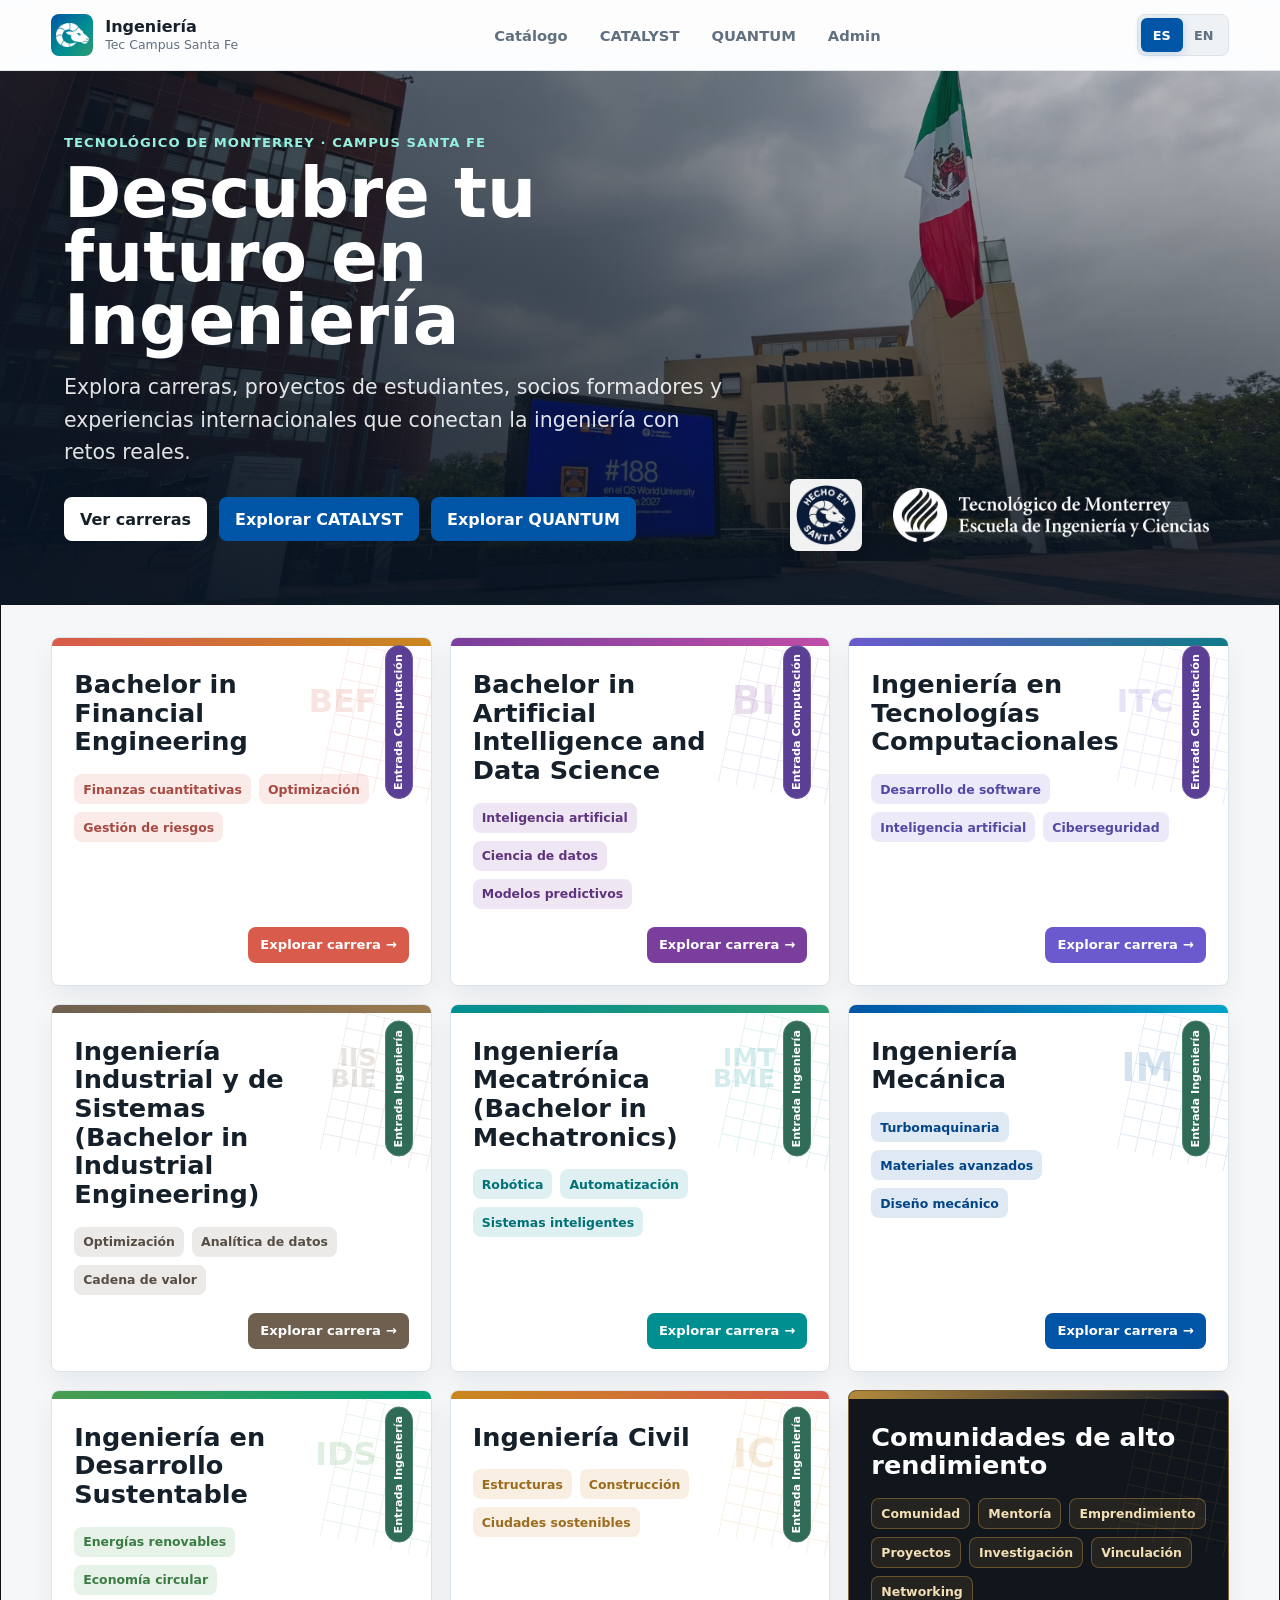
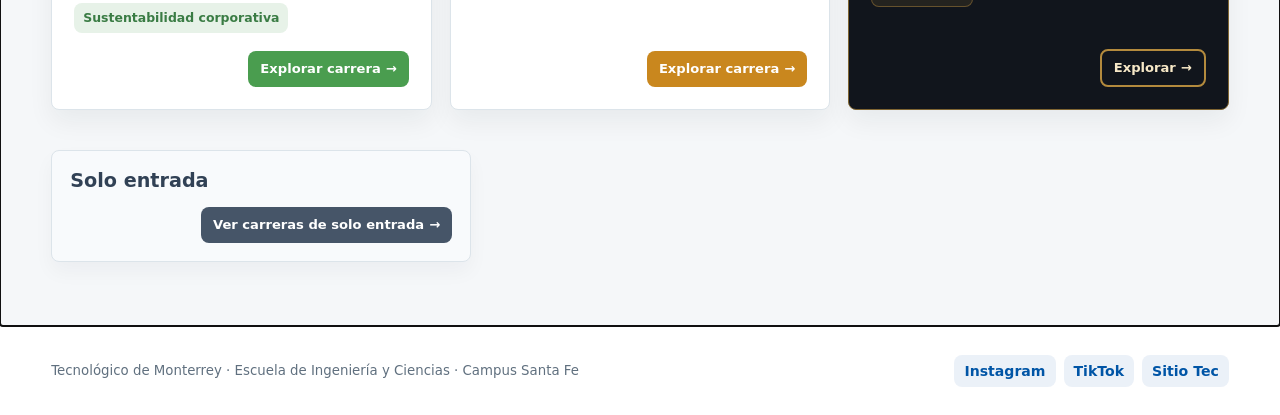
<file: index.html>
<!doctype html>
<html lang="es">
  <head>
    <meta charset="UTF-8" />
    <meta name="viewport" content="width=device-width, initial-scale=1" />
    <title>Ingeniería Tec Santa Fe | Catálogo</title>
    <meta
      name="description"
      content="Catálogo de programas de Ingeniería del Tecnológico de Monterrey Campus Santa Fe."
    />
    <link rel="icon" href="assets/favicon.ico" sizes="any" />
    <link rel="icon" href="assets/favicon.png" type="image/png" />
    <link rel="apple-touch-icon" href="assets/apple-touch-icon.png" />
    <link rel="stylesheet" href="assets/vendor/jsvectormap/jsvectormap.min.css" />
    <link rel="stylesheet" href="styles/styles.css?v=20261017-87" />
  </head>
  <body>
    <header class="site-header">
      <a class="brand" href="#inicio" aria-label="Volver al inicio" data-header-home>
        <span class="brand-mark" aria-hidden="true">
          <img class="brand-icon" src="assets/logos/borrego-hecho-en-santa-fe.png" alt="" />
        </span>
        <span>
          <strong data-brand-title>Ingeniería</strong>
          <small>Tec Campus Santa Fe</small>
        </span>
      </a>
      <nav class="top-nav" aria-label="Navegación principal" data-top-nav>
        <a href="#inicio" data-nav-catalog>Catálogo</a>
        <a href="#programa/catalyst" data-nav-catalyst>CATALYST</a>
        <a href="#programa/quantum" data-nav-quantum>QUANTUM</a>
        <a href="#admin" data-nav-admin>Admin</a>
      </nav>
      <div class="language-switcher" role="group" aria-label="Seleccionar idioma" data-language-switcher>
        <button type="button" data-language="es" aria-pressed="true">ES</button>
        <button type="button" data-language="en" aria-pressed="false">EN</button>
      </div>
    </header>

    <main id="app" tabindex="-1"></main>

    <footer class="site-footer" id="site-footer">
      <p>Tecnológico de Monterrey · Escuela de Ingeniería y Ciencias · Campus Santa Fe</p>
    </footer>

    <script src="assets/vendor/jsvectormap/jsvectormap.min.js"></script>
    <script src="assets/vendor/jsvectormap/world.js"></script>
    <script src="js/i18n.js?v=20261017-87"></script>
    <script src="js/app.js?v=20261017-87"></script>
  </body>
</html>
</file>
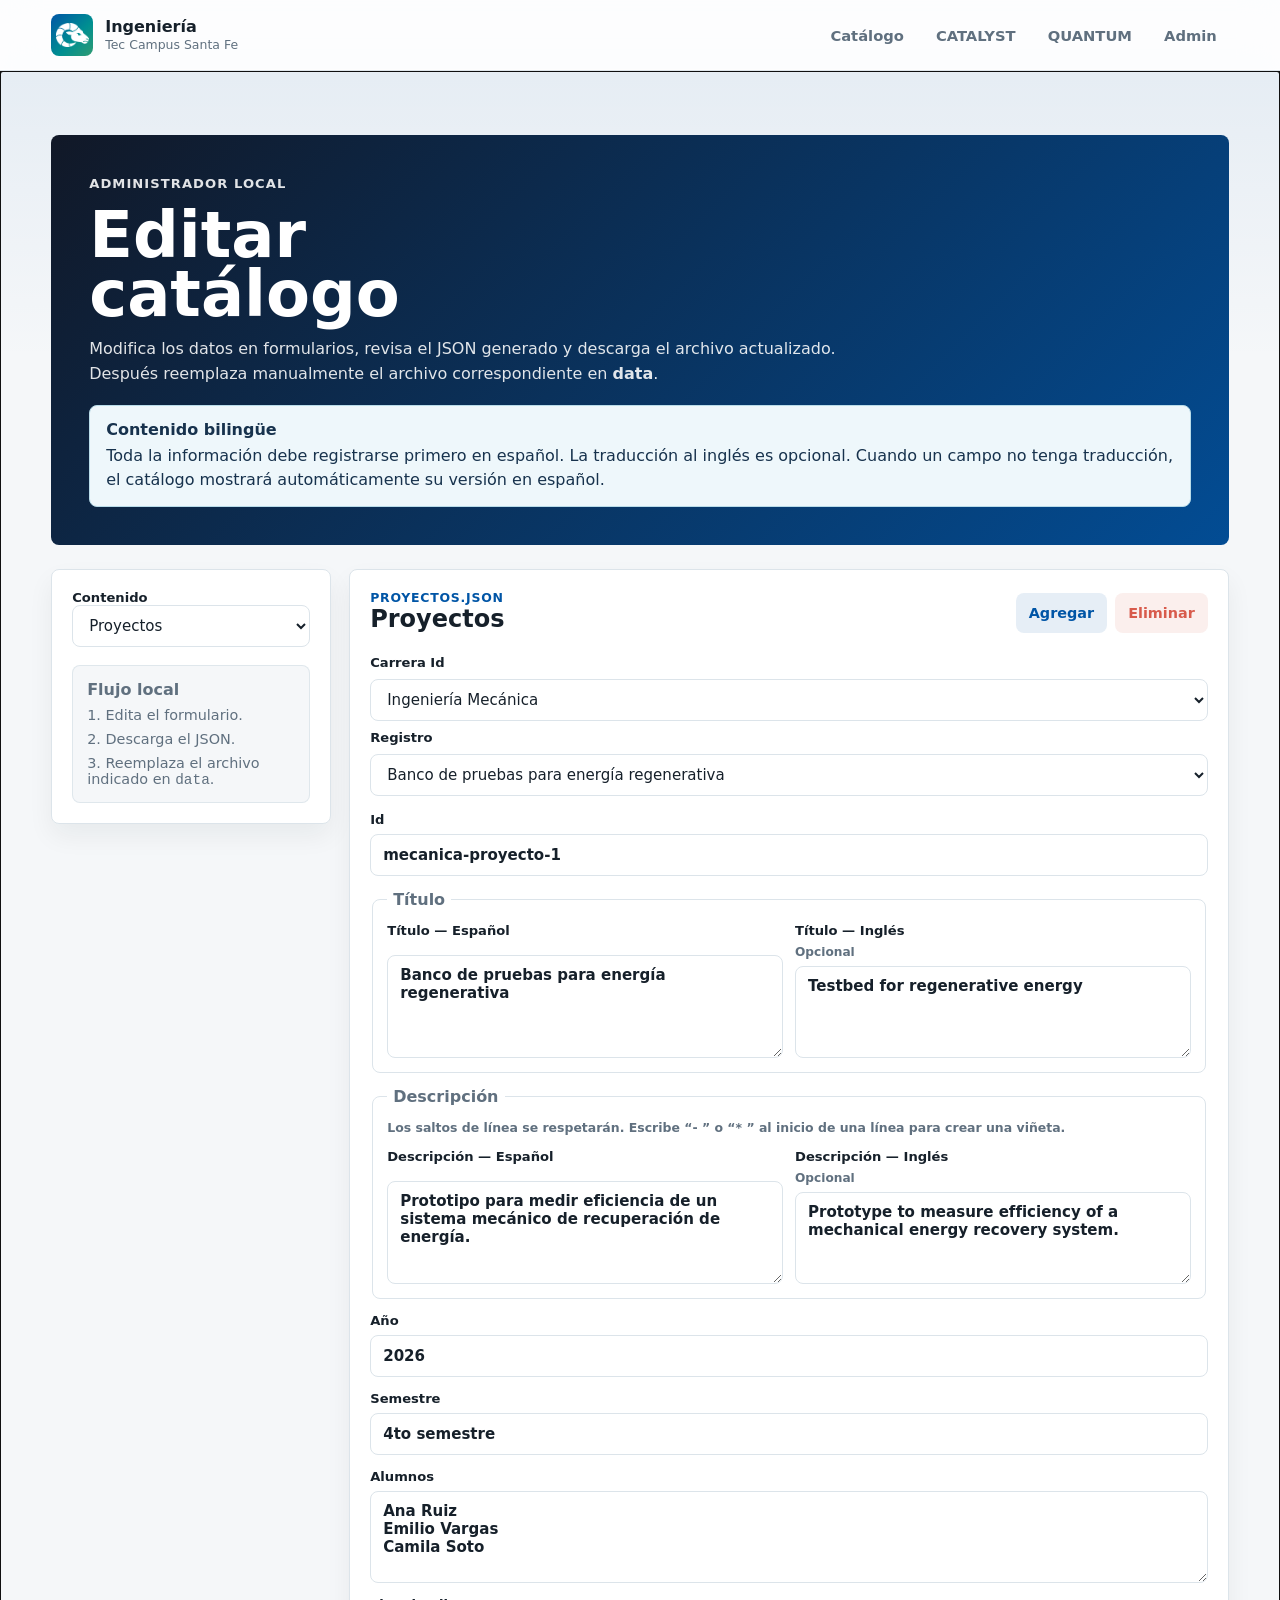
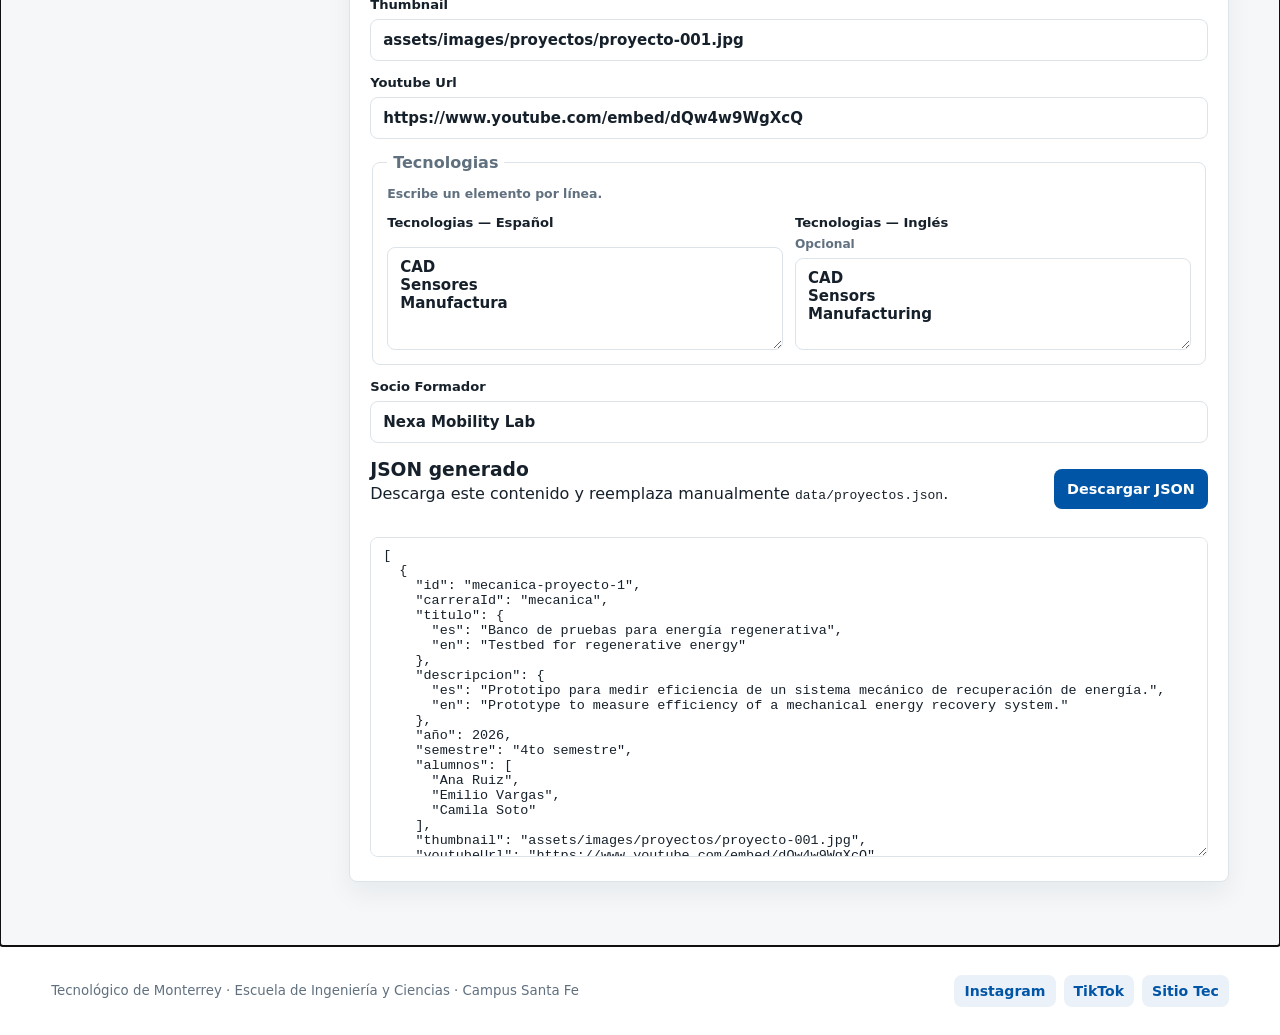
<file: admin/index.html>
<!doctype html>
<html lang="es">
  <head>
    <meta charset="UTF-8" />
    <meta name="viewport" content="width=device-width, initial-scale=1" />
    <title>Admin catálogo</title>
    <script>
      window.location.replace("../index.html#admin");
    </script>
  </head>
  <body>
    <p>Abriendo administrador...</p>
    <p><a href="../index.html#admin">Ir al administrador</a></p>
  </body>
</html>
</file>
<file: styles/styles.css>
:root {
  color-scheme: light;
  --ink: #16202a;
  --muted: #60707f;
  --line: #dce4ea;
  --paper: #ffffff;
  --soft: #f5f7f9;
  --blue: #0055a6;
  --teal: #008f91;
  --green: #2f9b72;
  --coral: #d85b4c;
  --amber: #c9871e;
  --violet: #6a5acd;
  --entry-computacion: #5b3f95;
  --entry-ingenieria: #2f6b57;
  --high-performance-gold: #b38a3d;
  --high-performance-dark: #11151c;
  --scholarship-icon-color: #021f80;
  --shadow: 0 18px 42px rgba(22, 32, 42, 0.12);
  --accent: var(--blue);
  --secondary-accent: var(--teal);
  --gradient: linear-gradient(135deg, rgba(0, 85, 166, 0.95), rgba(0, 143, 145, 0.88));
}

* {
  box-sizing: border-box;
}

html {
  scroll-behavior: smooth;
}

body {
  margin: 0;
  font-family:
    Inter, ui-sans-serif, system-ui, -apple-system, BlinkMacSystemFont, "Segoe UI",
    sans-serif;
  color: var(--ink);
  background:
    linear-gradient(180deg, rgba(0, 85, 166, 0.08), transparent 360px),
    var(--soft);
}

body:has(.theme-scope) {
  background:
    linear-gradient(180deg, color-mix(in srgb, var(--accent) 10%, transparent), transparent 360px),
    var(--soft);
}

a {
  color: inherit;
  text-decoration: none;
}

button {
  font: inherit;
}

.site-header {
  position: sticky;
  top: 0;
  z-index: 20;
  display: flex;
  align-items: center;
  justify-content: space-between;
  gap: 20px;
  padding: 14px clamp(18px, 4vw, 56px);
  background: rgba(255, 255, 255, 0.9);
  border-bottom: 1px solid rgba(220, 228, 234, 0.8);
  backdrop-filter: blur(18px);
}

.brand {
  display: inline-flex;
  align-items: center;
  gap: 12px;
  min-width: 0;
}

.brand-mark {
  display: grid;
  width: 42px;
  height: 42px;
  place-items: center;
  flex: 0 0 auto;
  color: white;
  font-weight: 900;
  background:
    linear-gradient(135deg, var(--blue), var(--teal) 58%, var(--green)),
    var(--blue);
  border-radius: 8px;
}

.brand-icon {
  display: block;
  width: 78%;
  height: 78%;
  object-fit: contain;
  object-position: center;
  border-radius: 0;
}

.brand strong,
.brand small {
  display: block;
  line-height: 1.1;
}

.brand small {
  margin-top: 3px;
  color: var(--muted);
  font-size: 0.78rem;
}

.top-nav {
  display: flex;
  align-items: center;
  gap: 8px;
}

.top-nav a,
.back-link {
  padding: 10px 12px;
  color: var(--muted);
  font-size: 0.92rem;
  font-weight: 700;
  border-radius: 8px;
}

.top-nav a:hover,
.back-link:hover {
  color: var(--blue);
  background: rgba(0, 85, 166, 0.08);
}

#app {
  min-height: calc(100vh - 144px);
}

.hero {
  position: relative;
  isolation: isolate;
  min-height: 520px;
  display: grid;
  align-items: end;
  padding: clamp(28px, 5vw, 72px);
  overflow: hidden;
  background: #10243a;
}

.hero::before {
  content: none;
}

.hero-image {
  position: absolute;
  inset: 0;
  z-index: -2;
  width: 100%;
  height: 100%;
  object-fit: cover;
  object-position: 52% 46%;
  transform: scale(1.02);
}

.hero::after {
  content: "";
  position: absolute;
  inset: 0;
  z-index: -1;
  background:
    linear-gradient(90deg, rgba(8, 20, 34, 0.82), rgba(8, 20, 34, 0.3) 58%, rgba(8, 20, 34, 0.08)),
    linear-gradient(180deg, rgba(8, 20, 34, 0.1), rgba(8, 20, 34, 0.84));
}

.hero-content {
  position: relative;
  z-index: 1;
  max-width: 760px;
  color: white;
}

.hero-logo-stack {
  position: absolute;
  right: clamp(28px, 5vw, 72px);
  bottom: clamp(28px, 5vw, 54px);
  z-index: 1;
  display: flex;
  align-items: center;
  justify-content: flex-end;
  gap: clamp(16px, 2vw, 24px);
  max-width: min(44vw, 440px);
}

.hero-logo {
  display: block;
  object-fit: contain;
}

.institutional-logo {
  width: clamp(250px, 27vw, 330px);
  max-height: 54px;
  filter: drop-shadow(0 12px 24px rgba(0, 0, 0, 0.22));
}

.project-logo {
  width: clamp(58px, 6.2vw, 72px);
  height: clamp(58px, 6.2vw, 72px);
  padding: 6px;
  background: rgba(255, 255, 255, 0.94);
  border-radius: 8px;
  box-shadow: 0 16px 34px rgba(0, 0, 0, 0.22);
}

.welcome-line {
  margin: 0 0 10px;
  color: rgba(255, 255, 255, 0.88);
  font-weight: 850;
}

.eyebrow {
  margin: 0 0 12px;
  color: #95f0df;
  font-size: 0.82rem;
  font-weight: 850;
  letter-spacing: 0.08em;
  text-transform: uppercase;
}

h1,
h2,
h3,
p {
  margin-top: 0;
}

h1 {
  max-width: 10ch;
  margin-bottom: 18px;
  font-size: clamp(2.4rem, 5.4vw, 5.1rem);
  line-height: 0.92;
  letter-spacing: 0;
}

.hero-title-en {
  width: max-content;
  max-width: 100%;
  font-size: clamp(2.4rem, 5.4vw, 5.1rem);
}

.hero-title-en span {
  display: block;
  width: max-content;
  max-width: 100%;
  white-space: nowrap;
}

.hero-copy {
  max-width: 660px;
  margin-bottom: 28px;
  color: rgba(255, 255, 255, 0.88);
  font-size: clamp(1.04rem, 2vw, 1.28rem);
  line-height: 1.6;
}

.hero-actions,
.detail-actions {
  display: flex;
  flex-wrap: wrap;
  align-items: center;
  gap: 12px;
}

.button {
  display: inline-flex;
  align-items: center;
  justify-content: center;
  min-height: 44px;
  padding: 12px 16px;
  color: white;
  font-weight: 800;
  background: var(--accent, var(--blue));
  border: 0;
  border-radius: 8px;
  cursor: pointer;
  transition:
    transform 180ms ease,
    box-shadow 180ms ease,
    background 180ms ease;
}

.button:hover {
  transform: translateY(-1px);
  box-shadow: 0 12px 22px color-mix(in srgb, var(--accent, var(--blue)) 28%, transparent);
}

.button.secondary {
  color: var(--ink);
  background: white;
}

.button.ghost {
  color: var(--accent, var(--blue));
  background: color-mix(in srgb, var(--accent, var(--blue)) 10%, white);
}

.compact-button {
  width: auto;
  min-height: 40px;
  padding: 10px 13px;
  font-size: 0.9rem;
}

.catalog-section,
.detail-shell {
  padding: clamp(34px, 5vw, 72px) clamp(18px, 4vw, 56px);
}

.section-heading {
  display: flex;
  align-items: end;
  justify-content: space-between;
  gap: 24px;
  max-width: 1180px;
  margin: 0 auto 26px;
}

.section-heading h2 {
  margin-bottom: 6px;
  font-size: clamp(1.85rem, 3vw, 3rem);
  line-height: 1.05;
}

.section-heading p {
  max-width: 660px;
  color: var(--muted);
  line-height: 1.65;
}

.catalog-heading {
  align-items: center;
  margin-bottom: 22px;
}

.catalog-heading h2 {
  margin-bottom: 0;
}

.count-badge {
  display: inline-flex;
  min-width: 96px;
  justify-content: center;
  padding: 10px 12px;
  color: color-mix(in srgb, var(--accent, var(--teal)) 80%, #081422);
  font-weight: 850;
  background: color-mix(in srgb, var(--accent, var(--teal)) 12%, white);
  border: 1px solid color-mix(in srgb, var(--accent, var(--teal)) 26%, white);
  border-radius: 8px;
}

.program-grid {
  display: grid;
  grid-template-columns: repeat(3, minmax(0, 1fr));
  gap: 18px;
  max-width: 1180px;
  margin: 0 auto;
}

.language-switcher {
  display: inline-flex;
  flex: 0 0 auto;
  padding: 3px;
  background: #eef2f5;
  border: 1px solid var(--line);
  border-radius: 8px;
}

.language-switcher[hidden] {
  display: none;
}

.language-switcher button {
  min-width: 42px;
  min-height: 34px;
  padding: 6px 10px;
  color: var(--muted);
  font-size: 0.8rem;
  font-weight: 850;
  background: transparent;
  border: 0;
  border-radius: 6px;
  cursor: pointer;
}

.language-switcher button[aria-pressed="true"] {
  color: #ffffff;
  background: var(--blue);
  box-shadow: 0 2px 8px rgba(0, 85, 166, 0.2);
}

.language-switcher button:focus-visible {
  outline: 3px solid color-mix(in srgb, var(--blue) 50%, #ffffff);
  outline-offset: 2px;
}

.catalog-programs-stack {
  display: grid;
  gap: clamp(24px, 4vw, 40px);
  max-width: 1180px;
  margin: 0 auto;
}

.catalog-section--programs {
  padding-top: clamp(18px, 2.5vw, 32px);
}

.catalog-programs-stack .program-grid {
  max-width: none;
  margin: 0;
}

.catalog-other-entry {
  max-width: 420px;
}

.program-card {
  position: relative;
  min-height: 330px;
  display: flex;
  flex-direction: column;
  gap: 18px;
  padding: 22px;
  overflow: hidden;
  background: var(--paper);
  border: 1px solid var(--line);
  border-radius: 8px;
  box-shadow: 0 12px 26px rgba(22, 32, 42, 0.06);
}

.program-card--career,
.high-performance-entry {
  min-height: 285px;
}

.high-performance-entry {
  color: #ffffff;
  background: var(--high-performance-dark);
  border-color: color-mix(in srgb, var(--high-performance-gold) 68%, #11151c);
}

.high-performance-entry::before {
  background: var(--high-performance-gold);
}

.high-performance-entry::after {
  opacity: 0.13;
  background:
    linear-gradient(90deg, var(--high-performance-gold) 1px, transparent 1px),
    linear-gradient(var(--high-performance-gold) 1px, transparent 1px);
  background-size: 18px 18px;
}

.high-performance-entry h3 {
  color: #ffffff;
}

.high-performance-entry .tag {
  color: #f2dfb6;
  background: rgba(179, 138, 61, 0.12);
  border: 1px solid rgba(179, 138, 61, 0.46);
}

.high-performance-entry .card-nav-hint,
.program-card--high-performance-context .card-nav-hint {
  color: #f7e8c7;
  background: #11151c;
  border: 2px solid var(--high-performance-gold);
}

.high-performance-entry:focus-visible {
  outline-color: color-mix(in srgb, var(--high-performance-gold) 72%, #ffffff);
}

.high-performance-programs-page .section-heading h1 {
  max-width: none;
  margin-bottom: 0;
  font-size: clamp(2rem, 4vw, 3.5rem);
  line-height: 1.05;
}

.high-performance-program-grid {
  grid-template-columns: repeat(2, minmax(0, 1fr));
  max-width: 900px;
}

.program-card-link {
  color: inherit;
  text-decoration: none;
  transition:
    border-color 180ms ease,
    box-shadow 180ms ease,
    transform 180ms ease;
}

.program-card--entry > h3 {
  padding-right: 88px;
}

.program-card--entry > .tag-row {
  padding-right: 34px;
}

.program-card-link:hover {
  border-color: color-mix(in srgb, var(--accent, var(--blue)) 42%, var(--line));
  box-shadow: var(--shadow);
  transform: translateY(-3px);
}

.program-card-link:focus-visible,
.other-program-entry:focus-visible {
  outline: 3px solid color-mix(in srgb, var(--accent, var(--blue)) 68%, #ffffff);
  outline-offset: 3px;
}

.career-entry-lockup {
  position: absolute;
  top: 18px;
  right: 18px;
  z-index: 3;
  display: flex;
  max-width: calc(100% - 36px);
  height: 132px;
  align-items: center;
  justify-content: flex-end;
  margin: 0;
  pointer-events: none;
}

.entry-badge {
  position: relative;
  z-index: 2;
  display: inline-flex;
  align-items: center;
  width: 28px;
  min-height: 132px;
  justify-content: center;
  padding: 8px 5px;
  color: #ffffff;
  font-size: 0.7rem;
  font-weight: 850;
  line-height: 1.15;
  text-align: center;
  white-space: nowrap;
  writing-mode: vertical-rl;
  transform: rotate(180deg);
  background: var(--entry-badge-color, #465568);
  border: 1px solid color-mix(in srgb, var(--entry-badge-color, #465568) 86%, #ffffff);
  border-radius: 999px;
}

.career-acronym-watermark {
  position: relative;
  z-index: 1;
  display: flex;
  flex-direction: row;
  align-items: flex-end;
  justify-content: center;
  margin-top: 0;
  margin-right: 8px;
  transform: translateY(-21px);
  color: var(--accent, var(--blue));
  font-weight: 900;
  line-height: 0.82;
  letter-spacing: 0;
  text-align: right;
  white-space: nowrap;
  opacity: 0.16;
  pointer-events: none;
  user-select: none;
}

.career-acronym-watermark span {
  display: block;
}

.career-acronym-watermark.acronym--short {
  font-size: clamp(2rem, 3vw, 2.5rem);
}

.career-acronym-watermark.acronym--medium {
  font-size: clamp(1.7rem, 2.5vw, 2.15rem);
}

.career-acronym-watermark.acronym--long {
  font-size: clamp(1.45rem, 2vw, 1.75rem);
}

.career-acronym-watermark--stacked {
  flex-direction: column;
  align-items: flex-end;
  gap: 0;
  font-size: clamp(1.4rem, 2vw, 1.75rem);
}

.program-card--entry-computacion {
  --entry-badge-color: var(--entry-computacion);
}

.program-card--entry-ingenieria {
  --entry-badge-color: var(--entry-ingenieria);
}

.program-card::before {
  content: "";
  position: absolute;
  inset: 0 0 auto;
  height: 8px;
  background: linear-gradient(90deg, var(--accent, var(--blue)), var(--secondary-accent, var(--teal)));
}

.program-card::after {
  content: "";
  position: absolute;
  right: -44px;
  top: 18px;
  width: 142px;
  height: 142px;
  opacity: 0.12;
  background:
    linear-gradient(90deg, var(--accent, var(--blue)) 1px, transparent 1px),
    linear-gradient(var(--accent, var(--blue)) 1px, transparent 1px);
  background-size: 18px 18px;
  transform: rotate(12deg);
}

.program-card h3 {
  position: relative;
  z-index: 1;
  margin: 10px 0 0;
  font-size: clamp(1.3rem, 2vw, 1.74rem);
  line-height: 1.12;
}


.other-program-entry {
  display: flex;
  flex-direction: column;
  align-items: flex-start;
  justify-content: flex-start;
  gap: 12px;
  min-height: 112px;
  padding: 18px;
  color: #314155;
  text-align: left;
  text-decoration: none;
  background: #f8fafc;
  border: 1px solid var(--line);
  border-radius: 8px;
  box-shadow: 0 10px 20px rgba(22, 32, 42, 0.04);
  transition:
    border-color 180ms ease,
    box-shadow 180ms ease,
    transform 180ms ease;
}

.other-program-entry strong {
  font-size: clamp(1.08rem, 1.5vw, 1.28rem);
  font-weight: 900;
}

.other-program-entry:hover {
  border-color: #cbd5e1;
  box-shadow: 0 14px 26px rgba(22, 32, 42, 0.08);
  transform: translateY(-2px);
}

.other-programs-page {
  min-height: 70vh;
}

.other-career-grid {
  display: grid;
  grid-template-columns: repeat(2, minmax(0, 1fr));
  gap: 18px;
  max-width: 900px;
  margin: 0 auto;
}

.card-nav-hint {
  position: relative;
  z-index: 1;
  display: inline-flex;
  align-items: center;
  align-self: flex-end;
  gap: 5px;
  margin-top: auto;
  min-height: 36px;
  padding: 9px 12px;
  color: #ffffff;
  font-size: 0.82rem;
  font-weight: 850;
  line-height: 1.2;
  text-align: right;
  white-space: nowrap;
  background: var(--accent, var(--blue));
  border-radius: 8px;
}

.other-program-entry .card-nav-hint {
  color: #ffffff;
  background: #465568;
}

.tag-row {
  display: flex;
  flex-wrap: wrap;
  gap: 8px;
}

.catalyst-activity-tags {
  width: 100%;
  align-items: flex-start;
  justify-content: flex-start;
}

.catalyst-activity-tags .tag {
  cursor: default;
  user-select: text;
}

.catalyst-detail-list {
  margin: 0;
  padding-left: 1.1rem;
  color: var(--muted);
  line-height: 1.6;
}

.catalyst-detail-list li + li {
  margin-top: 6px;
}

.tag {
  display: inline-flex;
  align-items: center;
  min-height: 30px;
  padding: 7px 9px;
  color: color-mix(in srgb, var(--accent, var(--blue)) 76%, #081422);
  font-size: 0.78rem;
  font-weight: 850;
  background: color-mix(in srgb, var(--accent, var(--blue)) 13%, white);
  border-radius: 8px;
}

.partner-tags {
  width: 100%;
  margin-top: 0;
  align-items: flex-start;
  justify-content: flex-start;
}

.partner-tags .tag {
  cursor: default;
  user-select: text;
}

.partner-media {
  width: 100%;
}

.partner-grid {
  align-items: stretch;
}

.partner-card {
  position: relative;
  display: flex;
  flex-direction: column;
  justify-content: flex-start;
  align-items: stretch;
  align-self: stretch;
  height: 100%;
  gap: 14px;
}

.theme-scope .feature-card.partner-card::before {
  position: absolute;
  inset: 0 0 auto;
  width: 100%;
  height: 5px;
  margin: 0;
}

.partner-card > * {
  flex: 0 0 auto;
}

.partner-card .logo-row {
  align-items: center;
  width: 100%;
  flex-shrink: 0;
}

.partner-heading-content {
  display: grid;
  align-content: start;
  gap: 0;
  min-width: 0;
}

.partner-card h2 {
  margin-bottom: 0;
}

.partner-card > p {
  margin: 0;
}

.card-copy {
  position: relative;
  z-index: 1;
  display: grid;
  gap: 12px;
  color: var(--muted);
  line-height: 1.55;
}

.card-copy strong {
  display: block;
  margin-bottom: 3px;
  color: var(--ink);
}

.special-program-card-summary-block {
  display: grid;
  gap: 8px;
}

.special-program-card-summary {
  margin: 0;
}

.card-requirements ul {
  margin: 6px 0 0;
  padding-left: 1.1rem;
}

.card-requirements li + li {
  margin-top: 4px;
}

.card-footer {
  position: relative;
  z-index: 1;
  display: flex;
  justify-content: flex-end;
  margin-top: auto;
}

.card-footer .button {
  width: 100%;
  background: var(--accent, var(--blue));
}

.detail-hero {
  position: relative;
  padding: clamp(28px, 5vw, 64px) clamp(18px, 4vw, 56px);
  overflow: hidden;
  color: white;
  background: color-mix(in srgb, var(--accent, var(--blue)) 72%, #081422);
}

.detail-hero::before {
  content: "";
  position: absolute;
  inset: 0;
  z-index: 0;
  background-image: var(--career-image);
  background-size: cover;
  background-position: center;
  transform: scale(1.03);
}

.detail-hero::after {
  content: "";
  position: absolute;
  inset: 0;
  z-index: 0;
  background:
    linear-gradient(90deg, rgba(8, 20, 34, 0.86), rgba(8, 20, 34, 0.56) 58%, rgba(8, 20, 34, 0.34)),
    linear-gradient(135deg, color-mix(in srgb, var(--accent, var(--blue)) 38%, transparent), color-mix(in srgb, var(--secondary-accent, var(--teal)) 24%, transparent));
}

.detail-hero-inner {
  position: relative;
  z-index: 1;
  max-width: 980px;
}

.page-breadcrumb {
  position: relative;
  z-index: 5;
  overflow-x: auto;
  padding: 0 clamp(18px, 4vw, 56px);
  background: rgba(255, 255, 255, 0.96);
  border-bottom: 1px solid var(--line);
  scrollbar-width: thin;
  --breadcrumb-accent: var(--accent, var(--blue));
}

.page-breadcrumb ol {
  display: flex;
  align-items: center;
  width: max-content;
  min-width: 100%;
  max-width: 1180px;
  min-height: 48px;
  margin: 0 auto;
  padding: 9px 0;
  list-style: none;
}

.page-breadcrumb li {
  display: inline-flex;
  align-items: center;
  white-space: nowrap;
}

.page-breadcrumb li + li::before {
  content: "/";
  margin: 0 9px;
  color: #9aa7b4;
  font-weight: 650;
}

.page-breadcrumb a,
.page-breadcrumb [aria-current="page"] {
  font-size: 0.84rem;
  line-height: 1.3;
}

.page-breadcrumb a {
  color: var(--muted);
  font-weight: 720;
}

.page-breadcrumb a:hover {
  color: var(--breadcrumb-accent);
  text-decoration: underline;
  text-underline-offset: 3px;
}

.page-breadcrumb a:focus-visible {
  outline: 2px solid var(--breadcrumb-accent);
  outline-offset: 3px;
  border-radius: 2px;
}

.page-breadcrumb [aria-current="page"] {
  color: var(--breadcrumb-accent);
  font-weight: 900;
}

.detail-hero h1 {
  max-width: min(13.5ch, 980px);
  margin-bottom: 16px;
  font-size: clamp(2.5rem, 5.8vw, 5.15rem);
  line-height: 0.95;
  text-wrap: balance;
}

.detail-hero h1.hero-title-medium {
  max-width: min(15.5ch, 980px);
  font-size: clamp(2.35rem, 5vw, 4.55rem);
  line-height: 0.97;
}

.detail-hero h1.hero-title-long {
  max-width: min(18ch, 980px);
  font-size: clamp(2.25rem, 4.6vw, 4.25rem);
  line-height: 0.98;
}

.detail-hero h1.hero-title-xlong {
  max-width: min(22ch, 980px);
  font-size: clamp(2rem, 3.8vw, 3.55rem);
  line-height: 1.02;
}

.detail-hero p {
  max-width: 760px;
  color: rgba(255, 255, 255, 0.9);
  font-size: clamp(1rem, 1.6vw, 1.2rem);
  line-height: 1.65;
}

.detail-shell {
  max-width: 1180px;
  margin: 0 auto;
}

.career-sections-shell {
  padding-top: clamp(22px, 3vw, 42px);
}

.section-grid {
  display: grid;
  grid-template-columns: repeat(2, minmax(0, 1fr));
  gap: 18px;
}

.section-nav-grid {
  grid-template-columns: repeat(4, minmax(0, 1fr));
  align-items: stretch;
}

.internal-heading {
  align-items: center;
}

.clickable-grid {
  align-items: stretch;
}

.info-panel {
  display: grid;
  gap: 16px;
  padding: 22px;
  background: var(--paper);
  border: 1px solid var(--line);
  border-radius: 8px;
  box-shadow: 0 12px 26px rgba(22, 32, 42, 0.06);
}

.section-link-card {
  color: inherit;
  display: flex;
  flex-direction: column;
  height: 100%;
  overflow: hidden;
  text-decoration: none;
  transition:
    border-color 180ms ease,
    box-shadow 180ms ease,
    transform 180ms ease;
}

.section-nav-grid.clickable-grid .section-link-card {
  min-height: 250px;
  gap: 6px;
  padding: 6px 18px 10px;
}

.section-link-card:hover {
  border-color: color-mix(in srgb, var(--accent, var(--blue)) 45%, var(--line));
  box-shadow: var(--shadow);
  transform: translateY(-2px);
}

.section-link-card:focus-visible {
  outline: 3px solid color-mix(in srgb, var(--accent, var(--blue)) 70%, #ffffff);
  outline-offset: 3px;
}

.program-card-link:active,
.section-link-card:active,
.other-program-entry:active {
  transform: scale(0.99);
}

.section-link-card p {
  margin: 0;
  color: var(--muted);
  line-height: 1.55;
}

.info-panel > p {
  margin: 0;
  color: var(--muted);
  line-height: 1.55;
}

.text-link {
  color: var(--accent, var(--blue));
  font-weight: 850;
}

.section-nav-grid .info-panel {
  display: flex;
  flex-direction: column;
  justify-content: flex-start;
  gap: 12px;
  height: 100%;
  padding: 18px;
}

.section-nav-grid .info-panel h2 {
  font-size: clamp(1.02rem, 1.45vw, 1.36rem);
  line-height: 1.18;
}

.section-nav-grid .info-panel p {
  margin: 0;
}

.career-fit-panel,
.special-program-primary {
  grid-column: 1 / -1;
}

.career-fit-panel {
  min-height: 150px;
  justify-content: flex-start;
  padding: clamp(22px, 3vw, 32px) !important;
}

.career-fit-panel .formatted-description {
  max-width: 960px;
  font-size: clamp(1rem, 1.45vw, 1.16rem);
}

.special-program-primary {
  min-height: 170px;
  padding: clamp(22px, 3vw, 32px) !important;
}

.special-program-primary p,
.special-program-primary .catalyst-panel-bullets {
  max-width: 960px;
}

.section-card-icon {
  display: flex;
  width: 100%;
  min-height: clamp(115px, 9.6vw, 141px);
  align-items: center;
  justify-content: center;
  pointer-events: none;
}

.section-card-icon-graphic {
  width: clamp(115px, 9.6vw, 141px);
  height: clamp(115px, 9.6vw, 141px);
  display: block;
  flex: 0 0 auto;
  background-color: var(--accent, var(--blue));
  mask-repeat: no-repeat;
  mask-position: center;
  mask-size: contain;
  -webkit-mask-repeat: no-repeat;
  -webkit-mask-position: center;
  -webkit-mask-size: contain;
  pointer-events: none;
  user-select: none;
}

.section-card-icon--proyectos {
  mask-image: url("../assets/images/icons/sections/proyectos.png");
  -webkit-mask-image: url("../assets/images/icons/sections/proyectos.png");
}

.section-card-icon--socios {
  mask-image: url("../assets/images/icons/sections/socios.png");
  -webkit-mask-image: url("../assets/images/icons/sections/socios.png");
}

.section-card-icon--experiencias {
  mask-image: url("../assets/images/icons/sections/experiencias.png");
  -webkit-mask-image: url("../assets/images/icons/sections/experiencias.png");
}

.section-card-icon--empleabilidad {
  mask-image: url("../assets/images/icons/sections/empleabilidad.png");
  -webkit-mask-image: url("../assets/images/icons/sections/empleabilidad.png");
}

.section-card-icon--santafe {
  mask-image: url("../assets/images/icons/sections/santafe.png");
  -webkit-mask-image: url("../assets/images/icons/sections/santafe.png");
}

.section-card-icon--vivencia {
  mask-image: url("../assets/images/icons/sections/vivencia.png");
  -webkit-mask-image: url("../assets/images/icons/sections/vivencia.png");
}

.section-card-icon--becas {
  mask-image: url("../assets/images/icons/sections/becas.png");
  -webkit-mask-image: url("../assets/images/icons/sections/becas.png");
}

.catalyst-panel-bullets {
  display: grid;
  gap: 8px;
  margin: 0;
  padding-left: 1.1rem;
  color: var(--muted);
  line-height: 1.48;
}

.catalyst-panel-bullets li::marker {
  color: var(--accent, var(--blue));
}

.special-program-requirements {
  display: grid;
  gap: 8px;
  max-width: 960px;
  margin-top: 20px;
  color: var(--muted);
}

.special-program-requirements strong {
  color: var(--ink);
}

.special-program-requirements ul {
  display: grid;
  gap: 8px;
  margin: 0;
  padding-left: 1.1rem;
  line-height: 1.48;
}

.special-program-requirements li::marker {
  color: var(--accent, var(--blue));
}

.info-panel h2 {
  display: flex;
  align-items: center;
  gap: 10px;
  margin: 0;
  font-size: clamp(1.28rem, 2vw, 1.8rem);
  line-height: 1.15;
}

.section-dot {
  width: 12px;
  height: 12px;
  flex: 0 0 auto;
  background: var(--accent, var(--teal));
  border-radius: 4px;
}

.item-list {
  display: grid;
  gap: 10px;
  margin: 0;
  padding: 0;
  list-style: none;
}

.item-list li {
  padding: 12px;
  color: var(--muted);
  line-height: 1.5;
  background: var(--soft);
  border: 1px solid rgba(220, 228, 234, 0.75);
  border-radius: 8px;
}

.item-list strong {
  display: block;
  margin-bottom: 2px;
  color: var(--ink);
}

.content-grid {
  display: grid;
  gap: 18px;
}

.project-grid,
.partner-grid,
.university-grid,
.exatec-grid,
.activity-grid,
.advantage-grid,
.scholarship-grid {
  grid-template-columns: repeat(3, minmax(0, 1fr));
}

.scholarship-grid {
  align-items: stretch;
}

.scholarship-card {
  height: 100%;
  align-content: start;
  gap: 4px;
}

.scholarship-card .feature-body {
  gap: 0;
  margin-top: -20px;
}

.feature-card.scholarship-card h2 {
  margin-bottom: 16px;
}

.scholarship-card .qr-code-wrapper {
  margin-top: 16px;
}

.feature-card.scholarship-card--qr h2 {
  margin-bottom: 6px;
}

.scholarship-card--qr .qr-code-wrapper {
  margin-top: 0;
}

.scholarship-icon-wrapper {
  display: grid;
  width: 100%;
  place-items: center;
  margin-bottom: 4px;
}

.scholarship-icon {
  width: min(52%, 150px);
  height: 122px;
  display: block;
  background-color: var(--scholarship-icon-color);
  mask-repeat: no-repeat;
  mask-position: center;
  mask-size: contain;
  -webkit-mask-repeat: no-repeat;
  -webkit-mask-position: center;
  -webkit-mask-size: contain;
  pointer-events: none;
}

.exatec-grid {
  align-items: stretch;
}

.feature-card,
.advantage-card {
  display: grid;
  gap: 16px;
  padding: 18px;
  overflow: hidden;
  background: var(--paper);
  border: 1px solid var(--line);
  border-radius: 8px;
  box-shadow: 0 12px 26px rgba(22, 32, 42, 0.06);
}

.feature-card h2,
.campus-feature h2 {
  margin-bottom: 4px;
  font-size: clamp(1.28rem, 2vw, 1.8rem);
  line-height: 1.12;
}

.feature-card p,
.advantage-card p,
.campus-feature p {
  margin-bottom: 0;
  color: var(--muted);
  line-height: 1.55;
}

.feature-body {
  display: grid;
  gap: 12px;
}

.formatted-description {
  width: 100%;
  color: var(--muted);
  line-height: 1.55;
  overflow-wrap: anywhere;
}

.formatted-description p,
.formatted-description ul {
  margin: 0;
}

.formatted-description p + p,
.formatted-description p + ul,
.formatted-description ul + p,
.formatted-description ul + ul {
  margin-top: 0.75rem;
}

.formatted-description ul {
  padding-left: 1.25rem;
}

.formatted-description li + li {
  margin-top: 0.35rem;
}

.activity-grid {
  align-items: stretch;
}

.activity-grid + .activity-grid {
  margin-top: 18px;
}

.activity-grid--compact {
  grid-template-columns: repeat(4, minmax(0, 1fr));
  align-items: start;
}

.activity-grid--media {
  grid-template-columns: repeat(3, minmax(0, 1fr));
}

.activity-card {
  display: flex;
  flex-direction: column;
  justify-content: flex-start;
  height: 100%;
}

.activity-card .feature-body {
  display: flex;
  flex: 1;
  flex-direction: column;
  align-items: flex-start;
  justify-content: flex-start;
  gap: 12px;
}

.activity-card--compact {
  align-self: start;
  height: auto;
  padding: 16px;
}

.theme-scope .activity-card--compact::before {
  margin: -16px -16px 0;
}

.activity-card--with-media .image-tile,
.activity-card--with-media .video-frame {
  flex: 0 0 auto;
  order: 0;
  width: 100%;
}

.activity-card--with-media .image-tile {
  min-height: 190px;
}

.listing-tools {
  display: grid;
  gap: 12px;
  margin-bottom: 18px;
  padding: 16px;
  background: var(--paper);
  border: 1px solid color-mix(in srgb, var(--accent, var(--blue)) 16%, var(--line));
  border-radius: 8px;
  box-shadow: 0 12px 26px rgba(22, 32, 42, 0.06);
}

.listing-controls {
  display: flex;
  flex-wrap: wrap;
  gap: 12px;
  align-items: end;
}

.listing-label {
  display: grid;
  min-width: 180px;
  gap: 7px;
  color: var(--ink);
  font-size: 0.82rem;
  font-weight: 850;
}

.listing-select {
  min-height: 42px;
  padding: 10px 36px 10px 12px;
  color: var(--ink);
  font: inherit;
  font-size: 0.94rem;
  background: white;
  border: 1px solid var(--line);
  border-radius: 8px;
}

.listing-select:focus {
  outline: none;
  border-color: color-mix(in srgb, var(--accent, var(--blue)) 42%, var(--line));
  box-shadow: 0 0 0 3px color-mix(in srgb, var(--accent, var(--blue)) 14%, transparent);
}

.result-counter {
  margin: 0;
  color: var(--muted);
  font-weight: 800;
  line-height: 1.45;
}

.project-card {
  display: flex;
  flex-direction: column;
  height: 100%;
}

.project-card .feature-body {
  display: flex;
  flex-direction: column;
  flex: 1;
}

.external-link-wrapper {
  width: 100%;
  margin-top: auto;
}

.vivencia-external-actions {
  display: flex;
  flex-direction: column;
  align-items: stretch;
}

.vivencia-resource-button {
  width: 100%;
  color: #ffffff;
  background: var(--vivencia-link-accent, var(--accent, var(--blue)));
  text-align: center;
}

.vivencia-resource-button:hover {
  box-shadow: 0 12px 22px color-mix(in srgb, var(--vivencia-link-accent, var(--accent, var(--blue))) 28%, transparent);
}

.qr-code-wrapper {
  display: flex;
  width: 100%;
  justify-content: center;
  margin-top: 14px;
}

.qr-code-image {
  display: block;
  width: 50%;
  min-width: min(130px, 50%);
  max-width: 220px;
  height: auto;
  aspect-ratio: 1;
  object-fit: contain;
  border-radius: 2px;
}

.mini-label {
  margin: 0;
  color: var(--accent, var(--blue));
  font-size: 0.78rem;
  font-weight: 850;
  letter-spacing: 0.06em;
  text-transform: uppercase;
}

.image-tile,
.campus-photo {
  position: relative;
  min-height: 180px;
  overflow: hidden;
  background-color: #dfe8ed;
  background-image:
    linear-gradient(135deg, color-mix(in srgb, var(--accent, var(--blue)) 18%, transparent), color-mix(in srgb, var(--secondary-accent, var(--teal)) 12%, transparent)),
    var(--media-image, url("../assets/images/hero/santafe-ranking-hero-1600.jpg"));
  background-size: cover;
  background-position: center;
  border-radius: 8px;
}

.image-tile > span {
  position: absolute;
  left: 12px;
  bottom: 12px;
  display: inline-flex;
  align-items: center;
  gap: 6px;
  max-width: calc(100% - 24px);
  padding: 8px 10px;
  color: white;
  font-size: 0.78rem;
  font-weight: 850;
  background: rgba(8, 20, 34, 0.7);
  border-radius: 8px;
}

.location-badge {
  line-height: 1.25;
}

.image-tile > .experience-location-overlay {
  box-sizing: border-box;
  flex-wrap: nowrap;
  justify-content: flex-start;
  gap: clamp(5px, 1vw, 8px);
  max-width: calc(100% - 24px);
  padding: clamp(6px, 1.5vw, 10px);
  font-size: clamp(0.72rem, 1.4vw, 0.9rem);
  line-height: 1.1;
  white-space: nowrap;
}

.experience-location-overlay span {
  position: static;
  display: inline;
  min-width: 0;
  padding: 0;
  overflow: hidden;
  color: inherit;
  font-size: inherit;
  font-weight: inherit;
  line-height: inherit;
  text-overflow: ellipsis;
  white-space: nowrap;
  background: transparent;
  border-radius: 0;
}

.university-card .image-tile {
  background: transparent;
}

.university-card .image-tile > .university-media-image {
  position: absolute;
  inset: 0;
  width: 100%;
  height: 100%;
  display: block;
  object-fit: cover;
  object-position: center;
}

.university-card .image-tile > span {
  z-index: 1;
}

.wide-tile {
  min-height: 220px;
}

.university-flow-heading {
  max-width: 760px;
  margin-bottom: 18px;
}

.university-page {
  padding-top: clamp(20px, 2.2vw, 32px);
}

.university-flow-heading h1 {
  max-width: none;
  margin: 0;
  font-size: clamp(1.7rem, 3vw, 2.7rem);
  line-height: 1.05;
}

.university-action-row {
  display: flex;
  flex-wrap: wrap;
  gap: 10px;
  margin: 18px 0;
}

.university-map-card {
  display: grid;
  grid-template-columns: minmax(0, 1.45fr) minmax(280px, 0.65fr);
  gap: 18px;
  align-items: stretch;
  padding: 18px;
  background: var(--paper);
  border: 1px solid color-mix(in srgb, var(--accent, var(--blue)) 16%, var(--line));
  border-radius: 8px;
  box-shadow: 0 12px 26px rgba(22, 32, 42, 0.06);
}

.university-map-column,
.world-map-panel {
  display: grid;
  gap: 14px;
}

.world-map {
  position: relative;
  min-height: clamp(340px, 42vw, 540px);
  overflow: hidden;
  background: linear-gradient(180deg, #f7fafc, #eef4f8);
  border: 1px solid var(--line);
  border-radius: 8px;
}

.map-loading {
  display: grid;
  min-height: 100%;
  place-items: center;
  padding: 18px;
  color: var(--muted);
  font-weight: 800;
  text-align: center;
}

.jvm-container {
  background: transparent !important;
}

.jvm-tooltip {
  padding: 8px 10px;
  color: white;
  font-size: 0.8rem;
  font-weight: 850;
  background: rgba(8, 20, 34, 0.86);
  border-radius: 8px;
}

.map-info-panel {
  display: grid;
  align-self: start;
  align-content: start;
  gap: 14px;
  scroll-margin-top: 120px;
  padding: 18px;
  background: color-mix(in srgb, var(--accent, var(--blue)) 5%, white);
  border: 1px solid color-mix(in srgb, var(--accent, var(--blue)) 14%, var(--line));
  border-radius: 8px;
}

.map-info-panel h2 {
  margin: 0;
  font-size: clamp(1.35rem, 2.2vw, 2rem);
  line-height: 1.08;
}

.map-info-panel--prompt h2 {
  font-size: clamp(1.05rem, 1.5vw, 1.3rem);
  font-weight: 500;
  line-height: 1.4;
}

.map-info-panel p {
  margin: 0;
  color: var(--muted);
  line-height: 1.55;
}

.country-panel-heading {
  display: flex;
  gap: 14px;
  align-items: center;
  justify-content: flex-start;
}

.country-flag {
  display: inline-block;
  width: 28px;
  height: 21px;
  object-fit: contain;
  flex: 0 0 auto;
  background: white;
  border: 1px solid var(--line);
  border-radius: 2px;
  box-shadow: 0 8px 18px rgba(22, 32, 42, 0.08);
}

.country-flag-wrapper {
  display: flex;
  align-items: center;
  justify-content: center;
  width: 48px;
  height: 48px;
  padding: 6px;
  flex: 0 0 auto;
  background: white;
  border-radius: 8px;
  box-sizing: border-box;
  box-shadow: 0 8px 18px rgba(22, 32, 42, 0.08);
}

.country-flag-wrapper .country-flag {
  width: 100%;
  height: 100%;
  background: transparent;
  border: 0;
  border-radius: 2px;
  box-shadow: none;
}

.experience-location-flag {
  position: static;
  width: auto;
  height: clamp(14px, 0.8em, 19px);
  max-width: 30px;
  display: block;
  object-fit: contain;
  flex-shrink: 0;
  background: transparent;
  border: 0;
  border-radius: 2px;
  box-shadow: none;
}

.country-summary {
  color: var(--ink) !important;
  font-weight: 800;
}

.country-list-button:hover,
.city-choice:hover,
.city-choice.is-active {
  border-color: color-mix(in srgb, var(--accent, var(--blue)) 42%, var(--line));
  box-shadow: var(--shadow);
}

.city-list {
  display: grid;
  gap: 9px;
}

.map-country-list,
.city-grid {
  display: grid;
  grid-template-columns: repeat(3, minmax(0, 1fr));
  gap: 12px;
}

.country-list-button {
  display: flex;
  flex-wrap: wrap;
  align-items: baseline;
  justify-content: flex-start;
  gap: 6px;
  padding: 14px 16px;
  color: var(--ink);
  font-weight: 900;
  background: var(--paper);
  border: 1px solid var(--line);
  border-radius: 8px;
  transition:
    border-color 180ms ease,
    box-shadow 180ms ease,
    transform 180ms ease;
}

.country-list-button .country-name {
  min-width: 0;
  overflow-wrap: anywhere;
}

.country-list-button:hover,
.city-choice:hover {
  transform: translateY(-2px);
}

.country-list-button .country-count {
  flex: 0 0 auto;
  color: var(--muted);
  font-weight: 600;
  white-space: nowrap;
}

.city-choice {
  display: flex;
  justify-content: space-between;
  gap: 10px;
  padding: 12px;
  color: inherit;
  font-weight: 900;
  background: white;
  border: 1px solid var(--line);
  border-radius: 8px;
  transition:
    border-color 180ms ease,
    box-shadow 180ms ease,
    transform 180ms ease;
}

.city-choice small {
  color: var(--muted);
  font-weight: 800;
  white-space: nowrap;
}

.media-crop-1 {
  background-position: center;
}

.media-crop-2 {
  background-position: 62% center;
}

.media-crop-3 {
  background-position: 36% center;
}

.media-crop-4 {
  background-position: center 42%;
}

.media-crop-5 {
  background-position: 70% 48%;
}

.video-frame {
  position: relative;
  aspect-ratio: 16 / 9;
  overflow: hidden;
  background: #0c1722;
  border-radius: 8px;
}

.project-media {
  flex: 0 0 auto;
  width: 100%;
  min-height: 0;
  aspect-ratio: 16 / 9;
  border-radius: 8px;
  box-shadow: 0 10px 22px rgba(22, 32, 42, 0.08);
}

.video-frame iframe {
  position: absolute;
  inset: 0;
  width: 100%;
  height: 100%;
  border: 0;
}

.meta-list {
  display: grid;
  gap: 9px;
  margin: 0;
}

.meta-list div {
  display: grid;
  gap: 2px;
}

.meta-list dt {
  color: var(--ink);
  font-size: 0.78rem;
  font-weight: 850;
}

.meta-list dd {
  margin: 0;
  color: var(--muted);
  line-height: 1.45;
}

.logo-row {
  display: flex;
  align-items: center;
  gap: 14px;
}

.logo-tile {
  display: grid;
  width: 64px;
  height: 64px;
  place-items: center;
  flex: 0 0 auto;
  color: white;
  font-weight: 900;
  background:
    linear-gradient(135deg, var(--accent, var(--blue)), var(--secondary-accent, var(--teal))),
    var(--blue);
  border-radius: 8px;
}

.logo-tile.image-logo {
  overflow: hidden;
  padding: 0;
  background: var(--partner-logo-background, #fff);
  border: none;
}

.logo-tile img {
  width: 100%;
  height: 100%;
  display: block;
  object-fit: contain;
  object-position: center;
  border-radius: inherit;
}

.profile-photo {
  display: grid;
  width: 108px;
  height: 108px;
  place-items: center;
  overflow: hidden;
  background:
    radial-gradient(circle at 35% 25%, rgba(255, 255, 255, 0.9), transparent 46%),
    linear-gradient(135deg, color-mix(in srgb, var(--accent, var(--blue)) 16%, #f5f8fb), #eef4f7);
  border: 4px solid color-mix(in srgb, var(--accent, var(--blue)) 18%, white);
  border-radius: 50%;
}

.profile-photo img {
  width: 100%;
  height: 100%;
  object-fit: contain;
  object-position: center;
  border-radius: 50%;
}

.employability-profile {
  display: flex;
  align-items: flex-start;
  gap: 18px;
  width: 100%;
  flex: 0 0 auto;
}

.employability-profile.has-no-photo {
  display: block;
}

.employability-photo {
  flex-shrink: 0;
}

.employability-profile-info {
  display: flex;
  flex: 1;
  flex-direction: column;
  align-items: flex-start;
  min-width: 0;
}

.employability-company {
  display: flex;
  align-items: center;
  gap: 10px;
  max-width: 100%;
  margin-top: 8px;
  color: var(--ink);
  font-weight: 850;
  line-height: 1.2;
}

.employability-company-logo {
  width: 48px;
  height: 48px;
  overflow: hidden;
  flex: 0 0 auto;
  background: transparent;
  border-radius: 8px;
}

.employability-company-logo img {
  width: 100%;
  height: 100%;
  display: block;
  object-fit: contain;
  object-position: center;
}

.exatec-card {
  display: flex;
  flex-direction: column;
  justify-content: flex-start;
  align-items: stretch;
  align-self: stretch;
  height: 100%;
  gap: 12px;
  padding: 14px;
}

.exatec-card .feature-body {
  display: flex;
  flex: 1;
  flex-direction: column;
  gap: 8px;
}

.exatec-card .mini-label {
  margin-bottom: 0;
}

.exatec-card h2 {
  margin-bottom: 0;
}

.exatec-card > p {
  margin: 0;
}

.exatec-card p {
  line-height: 1.42;
}

.linkedin-button-wrapper {
  width: 100%;
  margin-top: 0;
}

.exatec-card .linkedin-button {
  display: flex;
  justify-content: center;
  width: 100%;
  text-align: center;
}

.role-line {
  color: var(--ink) !important;
  font-weight: 800;
}

.campus-feature {
  display: grid;
  grid-template-columns: minmax(0, 0.9fr) minmax(280px, 1.1fr);
  gap: 24px;
  align-items: center;
  margin-bottom: 18px;
  padding: clamp(22px, 4vw, 36px);
  background: var(--paper);
  border: 1px solid var(--line);
  border-radius: 8px;
  box-shadow: 0 12px 26px rgba(22, 32, 42, 0.06);
}

.campus-photo {
  min-height: 340px;
}

.advantage-grid {
  display: grid;
  gap: 18px;
}

.advantage-card {
  align-content: start;
}

.advantage-card h3 {
  display: flex;
  align-items: center;
  gap: 10px;
  margin: 0;
  font-size: 1.22rem;
}

.advantage-card h3 .section-dot {
  flex: 0 0 auto;
}

.page-nav {
  display: flex;
  flex-wrap: wrap;
  gap: 12px;
  margin-top: 26px;
  padding-top: 24px;
  border-top: 1px solid var(--line);
}

.theme-scope .eyebrow {
  color: color-mix(in srgb, var(--secondary-accent, var(--teal)) 32%, white);
}

.theme-scope .info-panel,
.theme-scope .feature-card,
.theme-scope .advantage-card,
.theme-scope .campus-feature {
  border-color: color-mix(in srgb, var(--accent, var(--blue)) 16%, var(--line));
}

.theme-scope .feature-card::before,
.theme-scope .advantage-card::before {
  content: "";
  height: 5px;
  margin: -18px -18px 2px;
  background: linear-gradient(90deg, var(--accent, var(--blue)), var(--secondary-accent, var(--teal)));
}

.empty-state {
  padding: 22px;
  color: var(--muted);
  background: var(--paper);
  border: 1px dashed color-mix(in srgb, var(--accent, var(--blue)) 34%, var(--line));
  border-radius: 8px;
}

.empty-state h2 {
  color: var(--ink);
  margin-bottom: 6px;
}

.error-text {
  color: var(--coral) !important;
  font-weight: 800;
}

.site-footer {
  padding: 28px clamp(18px, 4vw, 56px);
  color: var(--muted);
  background: white;
  border-top: 1px solid var(--line);
}

.footer-inner {
  display: flex;
  align-items: center;
  justify-content: space-between;
  gap: 18px;
  max-width: 1180px;
  margin: 0 auto;
}

.site-footer p {
  margin-bottom: 4px;
  font-size: 0.9rem;
}

.site-footer small {
  display: block;
}

.footer-links {
  display: flex;
  flex-wrap: wrap;
  gap: 8px;
}

.footer-links a {
  padding: 8px 10px;
  color: var(--blue);
  font-size: 0.88rem;
  font-weight: 800;
  background: rgba(0, 85, 166, 0.08);
  border-radius: 8px;
}

.admin-shell {
  padding: clamp(28px, 5vw, 64px) clamp(18px, 4vw, 56px);
}

.admin-hero,
.admin-layout {
  max-width: 1180px;
  margin: 0 auto;
}

.admin-hero {
  margin-bottom: 24px;
  padding: clamp(24px, 4vw, 38px);
  color: white;
  background:
    linear-gradient(135deg, rgba(17, 24, 39, 0.96), rgba(0, 85, 166, 0.86)),
    #111827;
  border-radius: 8px;
}

.admin-hero h1 {
  max-width: 12ch;
  margin-bottom: 12px;
  font-size: clamp(2.4rem, 5vw, 4.8rem);
}

.admin-hero p {
  max-width: 820px;
  color: rgba(255, 255, 255, 0.88);
  line-height: 1.6;
}

.admin-language-note {
  display: grid;
  gap: 5px;
  margin-top: 18px;
  padding: 14px 16px;
  color: #17324d;
  background: #eef7fb;
  border: 1px solid #b9dce9;
  border-radius: 8px;
}

.admin-language-note span {
  line-height: 1.5;
}

.admin-bilingual-field {
  display: grid;
  grid-template-columns: repeat(2, minmax(0, 1fr));
  gap: 14px;
}

.admin-bilingual-field legend,
.admin-bilingual-field > .admin-help {
  grid-column: 1 / -1;
}

.admin-optional {
  color: var(--muted);
  font-size: 0.76rem;
  font-weight: 600;
}

@media (max-width: 760px) {
  .admin-bilingual-field {
    grid-template-columns: 1fr;
  }

  .admin-bilingual-field legend,
  .admin-bilingual-field > .admin-help {
    grid-column: auto;
  }
}

.admin-layout {
  display: grid;
  grid-template-columns: 280px minmax(0, 1fr);
  gap: 18px;
  align-items: start;
}

.admin-panel,
.admin-editor-card {
  padding: 20px;
  background: var(--paper);
  border: 1px solid var(--line);
  border-radius: 8px;
  box-shadow: 0 12px 26px rgba(22, 32, 42, 0.06);
}

.admin-panel {
  position: sticky;
  top: 92px;
}

.admin-instructions {
  display: grid;
  gap: 8px;
  margin-top: 18px;
  padding: 14px;
  color: var(--muted);
  background: var(--soft);
  border: 1px solid rgba(220, 228, 234, 0.85);
  border-radius: 8px;
}

.admin-instructions p {
  margin: 0;
  font-size: 0.9rem;
}

.admin-editor-heading,
.admin-json-tools {
  display: flex;
  align-items: center;
  justify-content: space-between;
  gap: 16px;
  margin-bottom: 18px;
}

.admin-editor-heading h2,
.admin-json-tools h3 {
  margin-bottom: 4px;
}

.admin-actions {
  display: flex;
  flex-wrap: wrap;
  gap: 8px;
}

.admin-record-controls {
  display: grid;
  gap: 9px;
}

.admin-form {
  display: grid;
  gap: 14px;
  margin-top: 16px;
}

.admin-record-title {
  display: grid;
  gap: 4px;
  padding: 12px 14px;
  background: var(--soft);
  border: 1px solid var(--line);
  border-radius: 8px;
}

.admin-record-title strong {
  color: var(--ink);
  font-size: 1.05rem;
}

.admin-message {
  min-height: 0;
  margin: 16px 0 0;
  color: var(--muted);
  font-size: 0.9rem;
  line-height: 1.45;
}

.admin-message:not(:empty) {
  padding: 12px 14px;
  background: var(--soft);
  border: 1px solid rgba(220, 228, 234, 0.85);
  border-radius: 8px;
}

.admin-message-success:not(:empty) {
  color: color-mix(in srgb, var(--teal) 62%, #0f172a);
  background: color-mix(in srgb, var(--teal) 10%, white);
  border-color: color-mix(in srgb, var(--teal) 24%, white);
}

.admin-message-error:not(:empty) {
  color: color-mix(in srgb, var(--coral) 72%, #0f172a);
  background: color-mix(in srgb, var(--coral) 10%, white);
  border-color: color-mix(in srgb, var(--coral) 26%, white);
}

.admin-label {
  display: grid;
  gap: 7px;
  color: var(--ink);
  font-size: 0.82rem;
  font-weight: 850;
}

.admin-help {
  color: var(--muted);
  font-size: 0.78rem;
  font-weight: 700;
  line-height: 1.35;
}

.admin-control,
.admin-json-output {
  width: 100%;
  min-height: 42px;
  padding: 10px 12px;
  color: var(--ink);
  font: inherit;
  font-size: 0.94rem;
  background: white;
  border: 1px solid var(--line);
  border-radius: 8px;
}

textarea.admin-control {
  min-height: 92px;
  resize: vertical;
}

.admin-json-output {
  min-height: 320px;
  font-family: ui-monospace, SFMono-Regular, Consolas, "Liberation Mono", monospace;
  font-size: 0.84rem;
  resize: vertical;
}

.admin-fieldset {
  display: grid;
  gap: 12px;
  padding: 14px;
  border: 1px solid var(--line);
  border-radius: 8px;
}

.admin-fieldset legend {
  padding: 0 6px;
  color: var(--muted);
  font-weight: 850;
}

.field-error {
  border-color: var(--coral);
  box-shadow: 0 0 0 3px color-mix(in srgb, var(--coral) 18%, transparent);
}

.danger-button {
  color: var(--coral) !important;
  background: color-mix(in srgb, var(--coral) 10%, white) !important;
}

@media (max-width: 980px) {
  .program-grid,
  .other-career-grid,
  .section-grid,
  .project-grid,
  .partner-grid,
  .university-grid,
  .exatec-grid,
  .activity-grid,
  .advantage-grid,
  .scholarship-grid {
    grid-template-columns: repeat(2, minmax(0, 1fr));
  }

  .map-country-list,
  .city-grid {
    grid-template-columns: repeat(2, minmax(0, 1fr));
  }

  .university-map-card {
    grid-template-columns: 1fr;
  }

  .campus-feature {
    grid-template-columns: 1fr;
  }

  .hero {
    min-height: 500px;
  }

  .admin-layout {
    grid-template-columns: 1fr;
  }

  .admin-panel {
    position: static;
  }
}

@media (max-width: 680px) {
  .site-header {
    align-items: flex-start;
    flex-direction: column;
    gap: 12px;
  }

  .top-nav {
    width: 100%;
    overflow-x: auto;
    padding-bottom: 2px;
  }

  .top-nav a {
    white-space: nowrap;
  }

  .hero {
    min-height: 560px;
    align-items: end;
  }

  .hero-logo-stack {
    position: static;
    justify-content: flex-start;
    gap: 12px;
    max-width: 100%;
    margin-top: 28px;
  }

  .institutional-logo {
    width: min(230px, calc(100vw - 142px));
    max-height: 40px;
  }

  .project-logo {
    width: 56px;
    height: 56px;
    padding: 5px;
  }

  .hero-image {
    object-position: 58% center;
  }

  .hero::after {
    background:
      linear-gradient(180deg, rgba(8, 20, 34, 0.35), rgba(8, 20, 34, 0.92)),
      linear-gradient(90deg, rgba(8, 20, 34, 0.4), rgba(8, 20, 34, 0.18));
  }

  h1 {
    max-width: 9ch;
  }

  .hero-title-en {
    width: max-content;
    max-width: 100%;
    font-size: clamp(2rem, 10.5vw, 3rem);
  }

  .section-heading {
    align-items: flex-start;
    flex-direction: column;
  }

  .program-grid,
  .other-career-grid,
  .section-grid,
  .project-grid,
  .partner-grid,
  .university-grid,
  .exatec-grid,
  .activity-grid,
  .advantage-grid,
  .scholarship-grid {
    grid-template-columns: 1fr;
  }

  .world-map {
    min-height: 320px;
  }

  .map-country-list,
  .city-grid {
    grid-template-columns: 1fr;
  }

  .listing-controls {
    display: grid;
    grid-template-columns: 1fr;
  }

  .listing-label,
  .listing-select {
    width: 100%;
  }

  .program-card {
    min-height: 310px;
  }

  .program-card--career,
  .high-performance-entry {
    min-height: 270px;
  }

  .career-fit-panel,
  .special-program-primary {
    min-height: 0;
  }

  .section-card-icon {
    min-height: 92px;
  }

  .section-nav-grid.clickable-grid .section-link-card {
    min-height: 240px;
  }

  .language-switcher {
    position: absolute;
    top: 18px;
    right: 18px;
  }

  .brand {
    max-width: calc(100% - 110px);
  }

  .catalog-other-entry {
    max-width: none;
  }

  .entry-badge {
    font-size: 0.68rem;
  }

  .page-breadcrumb {
    padding-inline: 18px;
  }

  .page-breadcrumb ol {
    min-height: 44px;
    padding-block: 8px;
  }

  .page-breadcrumb a,
  .page-breadcrumb [aria-current="page"] {
    font-size: 0.8rem;
  }

  .detail-hero h1 {
    max-width: 11ch;
  }

  .detail-hero h1.hero-title-medium {
    max-width: min(100%, 16ch) !important;
    font-size: clamp(1.95rem, 7.8vw, 2.25rem) !important;
    line-height: 1.02 !important;
  }

  .detail-hero h1.hero-title-long,
  .detail-hero h1.hero-title-xlong {
    max-width: min(100%, 20ch) !important;
    line-height: 1.04 !important;
  }

  .detail-hero h1.hero-title-long {
    font-size: clamp(1.8rem, 7vw, 2.05rem) !important;
  }

  .detail-hero h1.hero-title-xlong {
    font-size: clamp(1.55rem, 6.2vw, 1.85rem) !important;
  }

  .button {
    width: 100%;
  }

  .compact-button {
    width: 100%;
  }

  .employability-profile {
    gap: 14px;
  }

  .employability-company-logo {
    width: 44px;
    height: 44px;
  }

  .page-nav {
    flex-direction: column;
  }

  .campus-photo {
    min-height: 240px;
  }

  .footer-inner,
  .admin-editor-heading,
  .admin-json-tools {
    align-items: flex-start;
    flex-direction: column;
  }

  .admin-actions {
    width: 100%;
  }
}


@media (max-width: 980px) {
  .activity-grid--compact,
  .activity-grid--media {
    grid-template-columns: repeat(2, minmax(0, 1fr));
  }
}

@media (max-width: 680px) {
  .activity-grid--compact,
  .activity-grid--media {
    grid-template-columns: 1fr;
  }
}

@media (max-width: 380px) {
  .employability-profile {
    flex-direction: column;
  }

  .employability-profile-info {
    width: 100%;
  }
}

/* Compact mobile cards requested for career navigation, partners, and scholarships. */
@media (max-width: 680px),
  (orientation: landscape) and (min-width: 681px) and (max-width: 980px) {
  .section-nav-grid,
  .partner-grid,
  .scholarship-grid {
    grid-template-columns: repeat(2, minmax(0, 1fr));
    gap: 10px;
  }

  .career-fit-panel {
    grid-column: 1 / -1;
  }

  .section-nav-grid.clickable-grid .section-link-card {
    min-height: 196px;
    gap: 5px;
    padding: 8px 12px 10px;
  }

  .section-card-icon {
    min-height: 70px;
  }

  .section-card-icon-graphic {
    width: 70px;
    height: 70px;
  }

  .section-nav-grid .section-link-card h2 {
    font-size: 0.96rem;
    line-height: 1.16;
    overflow-wrap: anywhere;
  }

  .section-link-card .card-nav-hint {
    width: 100%;
    min-height: 34px;
    justify-content: center;
    align-self: stretch;
    padding: 8px 6px;
    font-size: 0.72rem;
    text-align: center;
    white-space: normal;
  }

  .partner-card,
  .scholarship-card {
    padding: 14px;
  }

  .partner-card {
    gap: 10px;
  }

  .partner-card .logo-row {
    align-items: flex-start;
    flex-direction: column;
    gap: 9px;
  }

  .partner-card .logo-tile {
    width: 100%;
    height: auto;
    aspect-ratio: 1;
  }

  .partner-card h2,
  .feature-card.scholarship-card h2 {
    font-size: 1rem;
    line-height: 1.18;
    overflow-wrap: anywhere;
  }

  .partner-tags {
    gap: 5px;
  }

  .partner-tags .tag {
    min-height: 26px;
    padding: 5px 6px;
    font-size: 0.68rem;
  }

  .scholarship-card .feature-body {
    margin-top: -14px;
  }

  .theme-scope .feature-card.scholarship-card::before {
    margin: -14px -14px 2px;
  }

  .scholarship-icon {
    width: min(64%, 104px);
    height: 84px;
  }

  .scholarship-card .formatted-description {
    font-size: 0.84rem;
    line-height: 1.42;
  }

  .scholarship-card--qr {
    grid-column: span 2;
  }
}

@media (orientation: landscape) and (min-width: 600px) and (max-width: 820px) {
  .section-nav-grid,
  .partner-grid,
  .scholarship-grid {
    grid-template-columns: repeat(3, minmax(0, 1fr));
  }
}

@media (orientation: landscape) and (min-width: 821px) and (max-width: 980px) {
  .section-nav-grid,
  .partner-grid,
  .scholarship-grid {
    grid-template-columns: repeat(4, minmax(0, 1fr));
  }
}
</file>
<file: assets/vendor/jsvectormap/jsvectormap.min.css>
svg{-ms-touch-action:none;touch-action:none}image,text,.jvm-zoomin,.jvm-zoomout{-webkit-user-select:none;-moz-user-select:none;-ms-user-select:none;user-select:none}.jvm-container{-ms-touch-action:none;touch-action:none;position:relative;overflow:hidden;height:100%;width:100%}.jvm-tooltip{border-radius:3px;background-color:#5c5cff;font-family:sans-serif,Verdana;font-size:smaller;box-shadow:1px 2px 12px rgba(0,0,0,0.2);padding:3px 5px;white-space:nowrap;position:absolute;display:none;color:#FFF}.jvm-tooltip.active{display:block}.jvm-zoom-btn{border-radius:3px;background-color:#292929;padding:3px;box-sizing:border-box;position:absolute;line-height:10px;cursor:pointer;color:#FFF;height:15px;width:15px;left:10px}.jvm-zoom-btn.jvm-zoomout{top:30px}.jvm-zoom-btn.jvm-zoomin{top:10px}.jvm-series-container{right:15px;position:absolute}.jvm-series-container.jvm-series-h{bottom:15px}.jvm-series-container.jvm-series-v{top:15px}.jvm-series-container .jvm-legend{background-color:#fff;border:1px solid #e5e7eb;margin-left:.75rem;border-radius:.25rem;border-color:#e5e7eb;padding:.6rem;box-shadow:0 1px 2px 0 rgba(0,0,0,0.05);float:left}.jvm-series-container .jvm-legend .jvm-legend-title{line-height:1;border-bottom:1px solid #e5e7eb;padding-bottom:.5rem;margin-bottom:.575rem;text-align:left}.jvm-series-container .jvm-legend .jvm-legend-inner{overflow:hidden}.jvm-series-container .jvm-legend .jvm-legend-inner .jvm-legend-tick{overflow:hidden;min-width:40px}.jvm-series-container .jvm-legend .jvm-legend-inner .jvm-legend-tick:not(:first-child){margin-top:.575rem}.jvm-series-container .jvm-legend .jvm-legend-inner .jvm-legend-tick .jvm-legend-tick-sample{border-radius:4px;margin-right:.65rem;height:16px;width:16px;float:left}.jvm-series-container .jvm-legend .jvm-legend-inner .jvm-legend-tick .jvm-legend-tick-text{font-size:12px;text-align:center;float:left}.jvm-line[animation="true"]{-webkit-animation:jvm-line-animation 10s linear forwards infinite;animation:jvm-line-animation 10s linear forwards infinite}@-webkit-keyframes jvm-line-animation{from{stroke-dashoffset:250}}@keyframes jvm-line-animation{from{stroke-dashoffset:250}}
</file>
